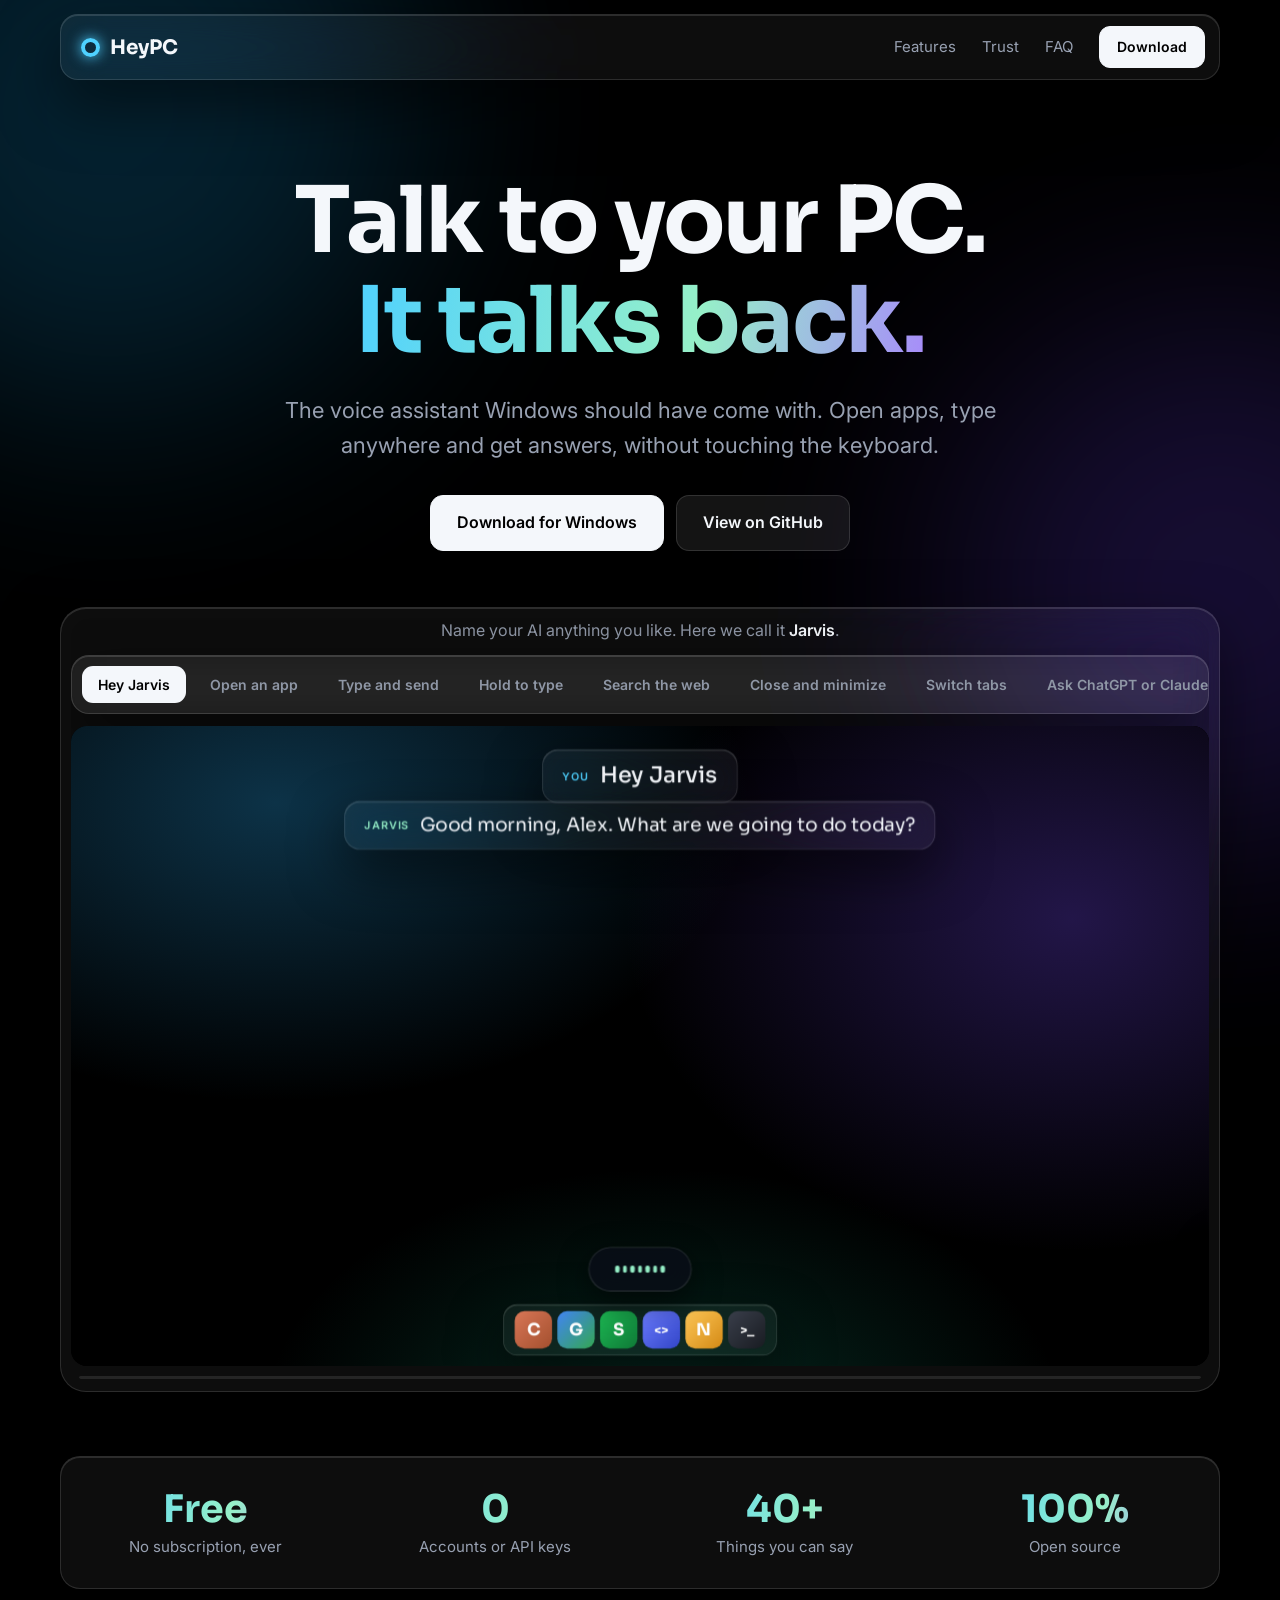
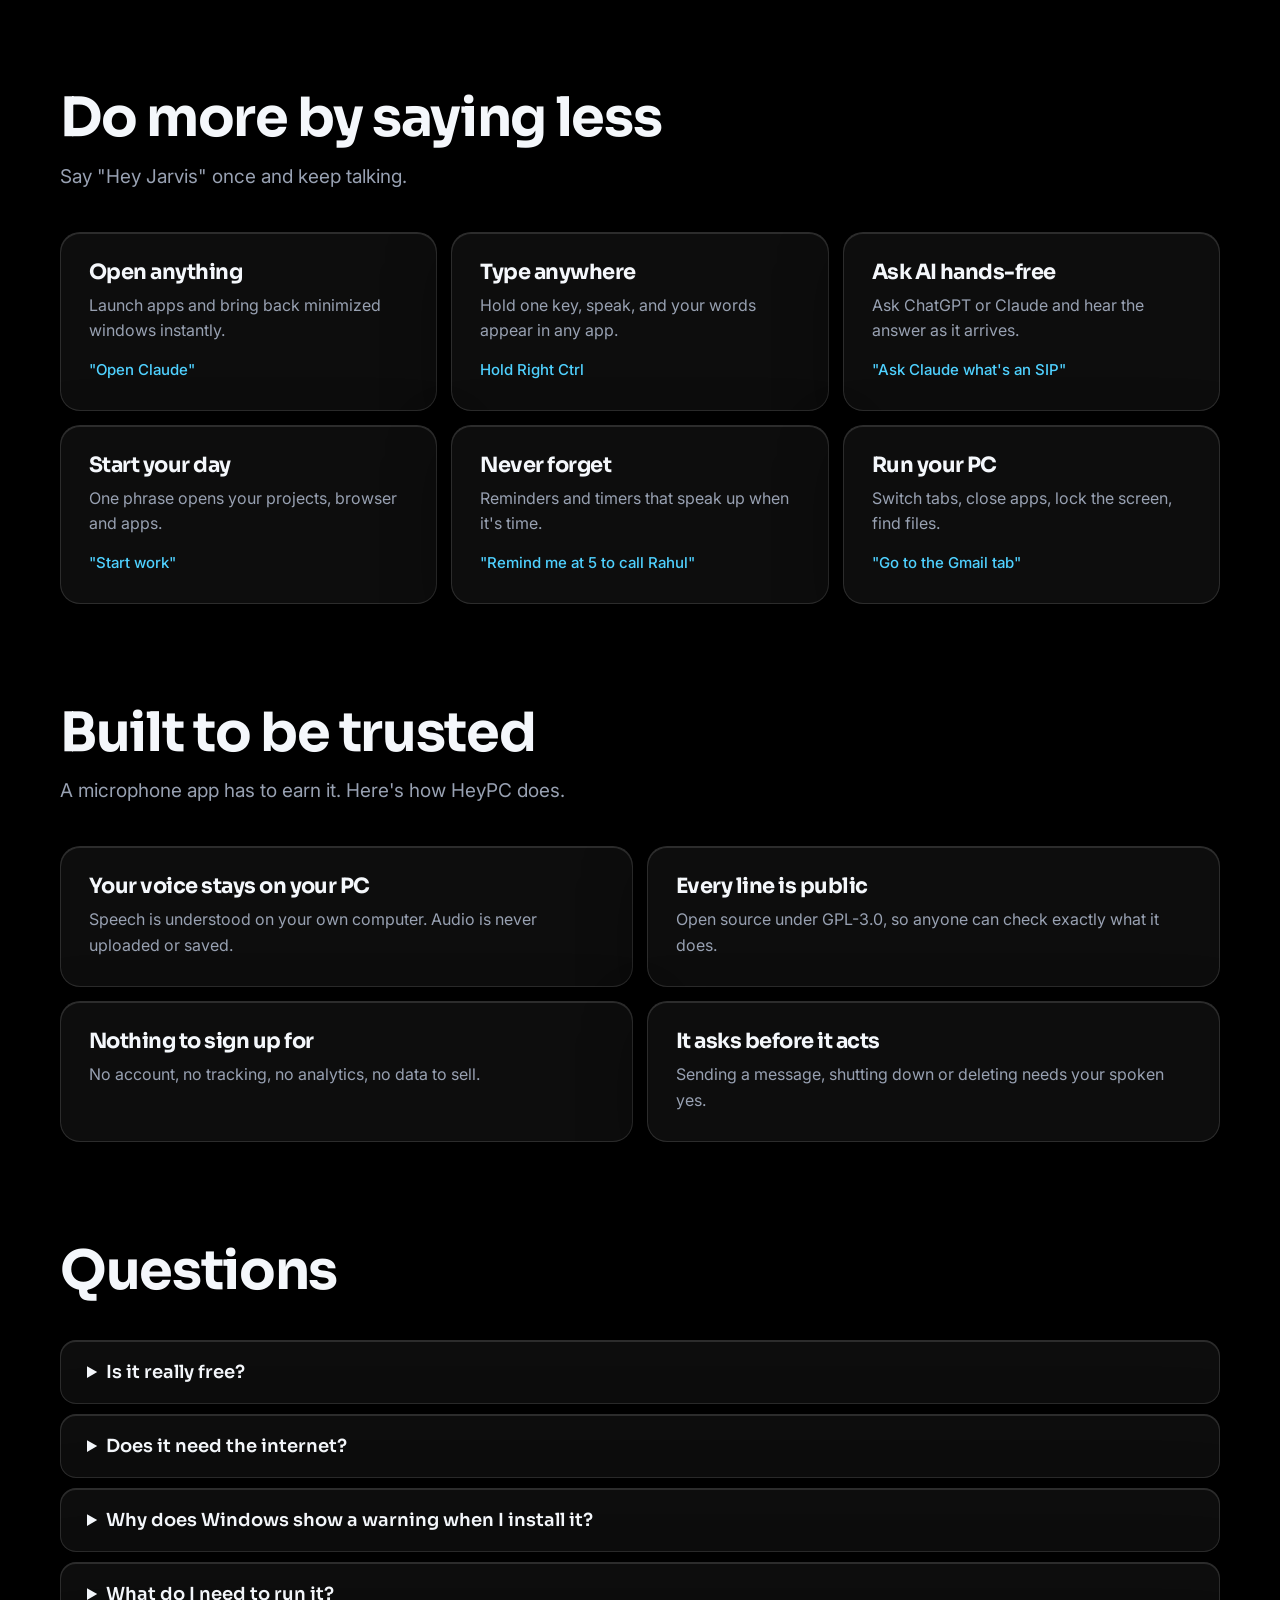
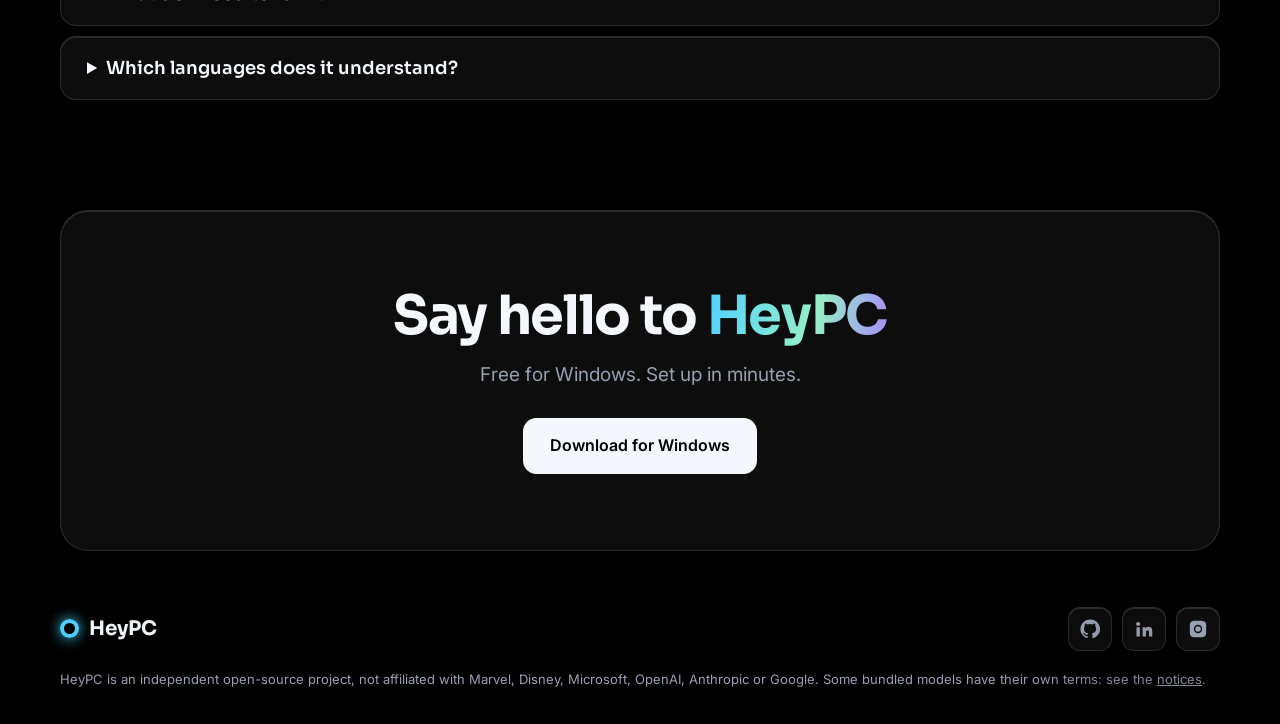
<file: index.html>
<!doctype html>
<html lang="en">
<head>
<meta charset="utf-8">
<meta name="viewport" content="width=device-width, initial-scale=1">
<title>HeyPC: the free voice assistant for Windows</title>
<meta name="description" content="Control your Windows PC with your voice. Open apps, type anywhere and ask ChatGPT or Claude hands-free. Free and open source.">
<meta property="og:title" content="HeyPC: talk to your PC. It talks back.">
<meta property="og:description" content="The free, open-source voice assistant for Windows.">
<meta property="og:type" content="website">
<link rel="preconnect" href="https://fonts.googleapis.com">
<link rel="preconnect" href="https://fonts.gstatic.com" crossorigin>
<link href="https://fonts.googleapis.com/css2?family=Sora:wght@400;600;700&family=Inter:wght@400;500;600&display=swap" rel="stylesheet">
<link rel="stylesheet" href="site.css">
</head>
<body>
<div class="orb a"></div><div class="orb b"></div>
<div class="wrap">
  <nav class="top glass">
    <a class="brand" href="index.html"><span class="ring"></span>HeyPC</a>
    <div class="menu">
      <a class="opt" href="#features">Features</a>
      <a class="opt" href="#trust">Trust</a>
      <a class="opt" href="#faq">FAQ</a>
      <a class="btn solid small" href="download.html">Download</a>
    </div>
  </nav>

  <header class="hero">
    <h1>Talk to your PC.<br><span>It talks back.</span></h1>
    <p>The voice assistant Windows should have come with. Open apps, type anywhere and get answers, without touching the keyboard.</p>
    <div class="cta-row">
      <a class="btn solid" href="download.html">Download for Windows</a>
      <a class="btn" href="https://github.com/gokuldas439/HeyPC" target="_blank" rel="noopener">View on GitHub</a>
    </div>
  </header>

  <div class="show glass"><iframe id="demo" src="demo.html?embed" title="Animated demo of HeyPC" loading="lazy"></iframe></div>

  <div class="band glass">
    <div><b class="grad">Free</b><span>No subscription, ever</span></div>
    <div><b class="grad">0</b><span>Accounts or API keys</span></div>
    <div><b class="grad">40+</b><span>Things you can say</span></div>
    <div><b class="grad">100%</b><span>Open source</span></div>
  </div>

  <section id="features">
    <div class="head"><h2>Do more by saying less</h2><p>Say "Hey Jarvis" once and keep talking.</p></div>
    <div class="cards">
      <article class="card glass"><h3>Open anything</h3><p>Launch apps and bring back minimized windows instantly.</p><em>"Open Claude"</em></article>
      <article class="card glass"><h3>Type anywhere</h3><p>Hold one key, speak, and your words appear in any app.</p><em>Hold Right Ctrl</em></article>
      <article class="card glass"><h3>Ask AI hands-free</h3><p>Ask ChatGPT or Claude and hear the answer as it arrives.</p><em>"Ask Claude what's an SIP"</em></article>
      <article class="card glass"><h3>Start your day</h3><p>One phrase opens your projects, browser and apps.</p><em>"Start work"</em></article>
      <article class="card glass"><h3>Never forget</h3><p>Reminders and timers that speak up when it's time.</p><em>"Remind me at 5 to call Rahul"</em></article>
      <article class="card glass"><h3>Run your PC</h3><p>Switch tabs, close apps, lock the screen, find files.</p><em>"Go to the Gmail tab"</em></article>
    </div>
  </section>

  <section id="trust">
    <div class="head"><h2>Built to be trusted</h2><p>A microphone app has to earn it. Here's how HeyPC does.</p></div>
    <div class="trust">
      <article class="card glass"><h3>Your voice stays on your PC</h3><p>Speech is understood on your own computer. Audio is never uploaded or saved.</p></article>
      <article class="card glass"><h3>Every line is public</h3><p>Open source under GPL-3.0, so anyone can check exactly what it does.</p></article>
      <article class="card glass"><h3>Nothing to sign up for</h3><p>No account, no tracking, no analytics, no data to sell.</p></article>
      <article class="card glass"><h3>It asks before it acts</h3><p>Sending a message, shutting down or deleting needs your spoken yes.</p></article>
    </div>
  </section>

  <section id="faq" class="faq">
    <div class="head"><h2>Questions</h2></div>
    <details class="glass"><summary>Is it really free?</summary><p>Yes. There's no paid plan, no trial and no API key to buy.</p></details>
    <details class="glass"><summary>Does it need the internet?</summary><p>Understanding your voice works offline. The natural voices are online and send only the sentence HeyPC is about to say to Microsoft's read-aloud service. You can pick an offline voice in Settings. Web search and ChatGPT or Claude need the internet too.</p></details>
    <details class="glass"><summary>Why does Windows show a warning when I install it?</summary><p>The installer isn't code-signed, because signing certificates cost money. Choose More info, then Run anyway. The full source code is on GitHub if you'd like to check it first.</p></details>
    <details class="glass"><summary>What do I need to run it?</summary><p>Windows 11 and a microphone. The installer is 108 MB. The first time you open HeyPC, it downloads its speech model to your PC once, up to 745 MB, so you'll need internet for that step. 8 GB of RAM is recommended.</p></details>
    <details class="glass"><summary>Which languages does it understand?</summary><p>English for now.</p></details>
  </section>

  <div class="final glass">
    <h2>Say hello to <span class="grad">HeyPC</span></h2>
    <p>Free for Windows. Set up in minutes.</p>
    <a class="btn solid" href="download.html">Download for Windows</a>
  </div>

  <footer>
    <a class="brand" href="index.html"><span class="ring"></span>HeyPC</a>
    <div class="social"></div>
  </footer>
  <p class="legal">HeyPC is an independent open-source project, not affiliated with Marvel, Disney, Microsoft, OpenAI, Anthropic or Google. Some bundled models have their own terms: see the <a href="https://github.com/gokuldas439/HeyPC/blob/main/THIRD_PARTY_NOTICES.md">notices</a>.</p>
</div>
<script src="site.js"></script>
</body>
</html>
</file>
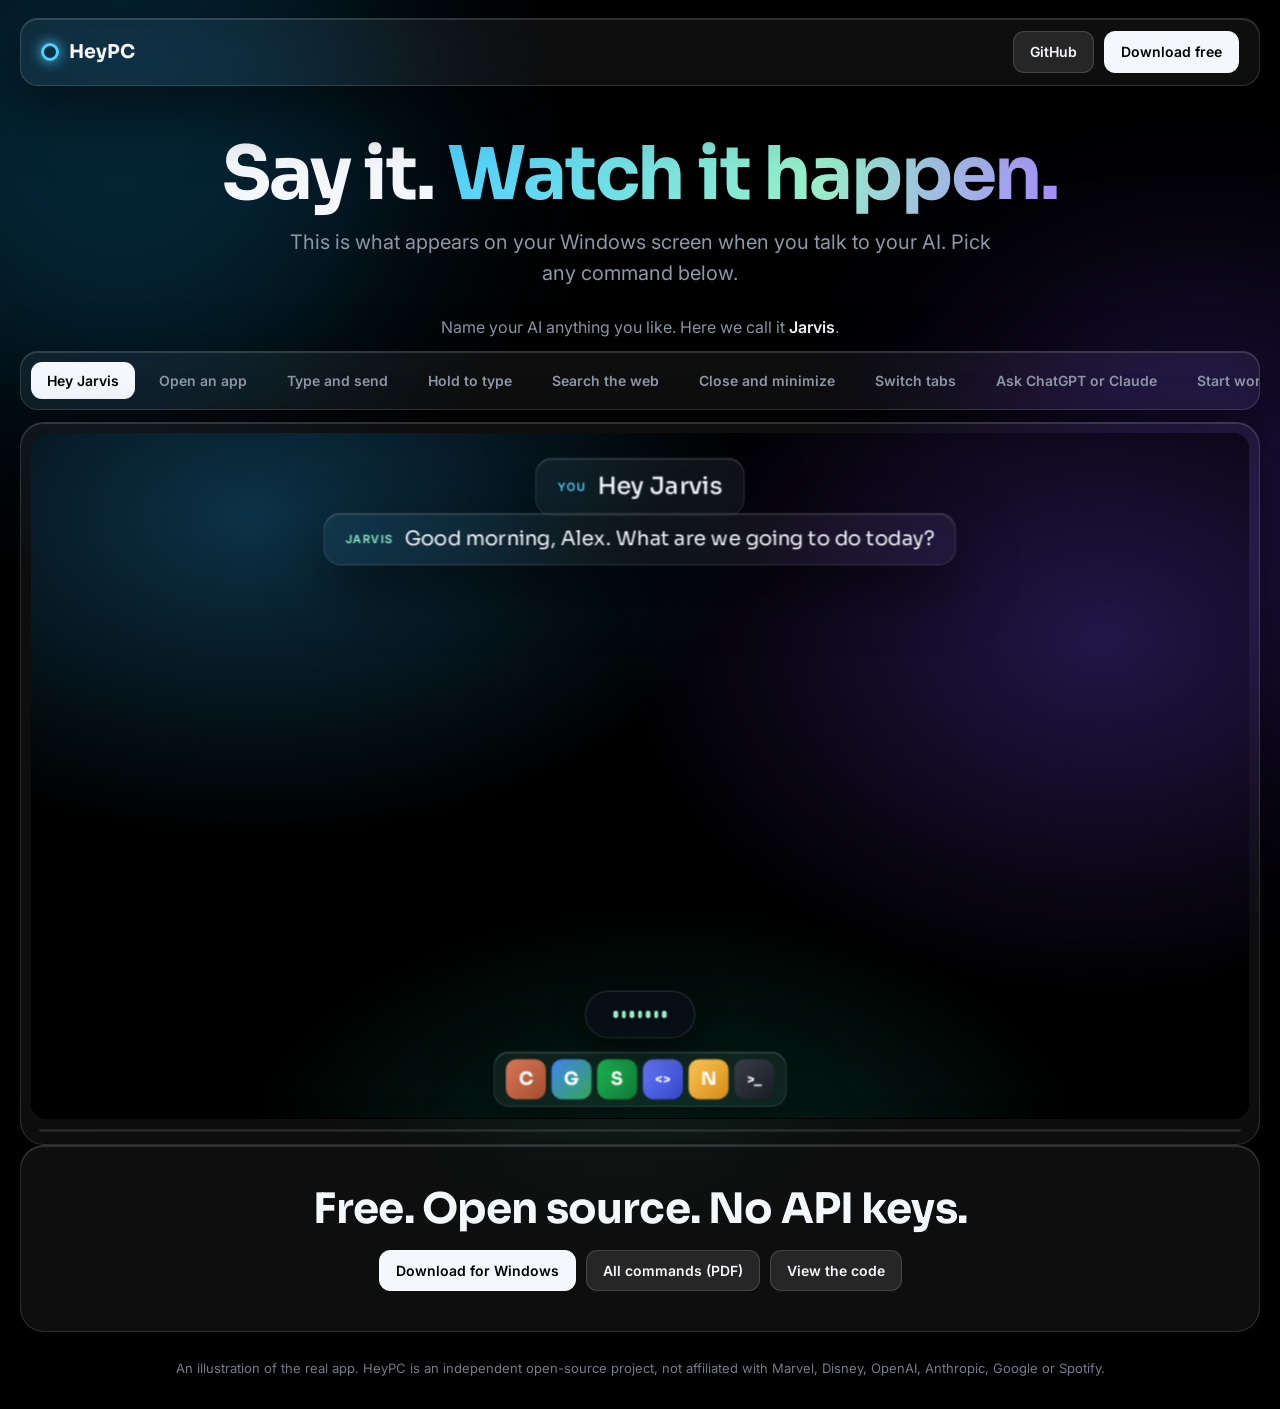
<file: demo.html>
<!doctype html>
<html lang="en">
<head>
<meta charset="utf-8">
<meta name="viewport" content="width=device-width, initial-scale=1">
<title>How HeyPC works: a voice assistant for Windows</title>
<meta name="description" content="See what happens on your screen when you talk to HeyPC, the free open-source voice assistant for Windows.">
<meta property="og:title" content="See HeyPC in action">
<meta property="og:description" content="Say it. Watch it happen. A free, open-source voice assistant for Windows.">
<meta property="og:type" content="website">
<link rel="preconnect" href="https://fonts.googleapis.com">
<link rel="preconnect" href="https://fonts.gstatic.com" crossorigin>
<link href="https://fonts.googleapis.com/css2?family=Sora:wght@300;400;600;700&family=Inter:wght@400;500;600&display=swap" rel="stylesheet">
<style>
:root{--cyan:#4fd1ff;--amber:#ffc857;--mint:#96f0c8;--violet:#a78bfa;--text:#f4f7fb;--muted:#8f97a6;--glass:rgba(255,255,255,.055);--glass-2:rgba(255,255,255,.1);--edge:rgba(255,255,255,.14)}
*{box-sizing:border-box}
html{background:#000}
body{margin:0;background:#000;color:var(--text);font:400 16px/1.55 Inter,system-ui,sans-serif;overflow-x:hidden}
a{color:inherit;text-decoration:none}
.orb{position:fixed;border-radius:50%;filter:blur(110px);opacity:.34;pointer-events:none;z-index:0;animation:drift 22s ease-in-out infinite alternate}
.orb.a{width:560px;height:560px;background:#0f6d9c;left:-160px;top:-140px}
.orb.b{width:520px;height:520px;background:#4b2ea8;right:-180px;top:30vh;animation-delay:-8s}
.orb.c{width:420px;height:420px;background:#0d7a5f;left:32vw;bottom:-200px;animation-delay:-14s}
@keyframes drift{to{transform:translate(70px,50px) scale(1.14)}}
.page{position:relative;z-index:1;width:min(1240px,100% - 32px);margin-inline:auto}
.glass{background:var(--glass);border:1px solid var(--edge);backdrop-filter:blur(22px) saturate(1.4);-webkit-backdrop-filter:blur(22px) saturate(1.4);box-shadow:inset 0 1px 0 rgba(255,255,255,.14),0 24px 60px rgba(0,0,0,.55)}
nav{display:flex;justify-content:space-between;align-items:center;margin-top:18px;padding:12px 20px;border-radius:18px}
.brand{display:flex;gap:10px;align-items:center;font:700 19px Sora,sans-serif}
.dot{width:18px;height:18px;border-radius:50%;border:3.5px solid var(--cyan);box-shadow:0 0 14px var(--cyan)}
nav div.r{display:flex;gap:10px;align-items:center}
.btn{display:inline-block;padding:9px 16px;border-radius:11px;font-weight:600;font-size:14px;border:1px solid var(--edge);background:var(--glass-2)}
.btn:hover{border-color:var(--cyan)}
.btn.solid{background:var(--text);color:#000;border-color:var(--text)}
.btn.solid:hover{background:var(--cyan);border-color:var(--cyan)}
header.top{text-align:center;padding:50px 0 26px}
h1{font:700 clamp(38px,6.4vw,74px)/1.04 Sora,sans-serif;letter-spacing:-.03em;margin:0}
h1 span{background:linear-gradient(100deg,var(--cyan),var(--mint) 60%,var(--violet));-webkit-background-clip:text;background-clip:text;color:transparent}
header.top p{color:var(--muted);font-size:clamp(16px,2vw,20px);margin:14px auto 0;max-width:36em}

.nameit{text-align:center;color:var(--muted);font-size:16px;margin:0 0 12px}
.nameit b{color:var(--text);font-weight:600}
.rail{display:flex;gap:8px;overflow-x:auto;padding:10px;border-radius:18px;margin-bottom:12px;scrollbar-width:none}
.rail::-webkit-scrollbar{display:none}
.chip{flex:none;font:600 14px Inter,sans-serif;color:var(--muted);padding:9px 15px;border-radius:11px;border:1px solid transparent;background:none;cursor:pointer;white-space:nowrap}
.chip:hover{color:var(--text)}
.chip.on{color:#000;background:var(--text)}

.frame{border-radius:24px;padding:10px;position:relative}
.viewport{position:relative;width:100%;aspect-ratio:16/9;overflow:hidden;border-radius:16px;background:#000}
#stage{position:absolute;left:0;top:0;width:1280px;height:720px;transform-origin:0 0;overflow:hidden;background:radial-gradient(760px 480px at 18% 12%,rgba(30,120,170,.42),transparent 70%),radial-gradient(700px 520px at 88% 30%,rgba(95,60,200,.36),transparent 72%),radial-gradient(640px 400px at 52% 108%,rgba(20,140,110,.3),transparent 70%),#000}
.caps{display:none;padding:10px 8px 2px;min-height:78px}
.caps p{margin:0 0 4px;font:500 17px/1.3 Sora,sans-serif;opacity:0;transition:opacity .2s}
.caps p.on{opacity:1}
.caps small{display:inline-block;width:56px;font:600 11px Inter,sans-serif;letter-spacing:.08em;text-transform:uppercase}
.caps .y small{color:var(--cyan)}.caps .j small{color:var(--mint)}
.progress{height:3px;border-radius:3px;background:rgba(255,255,255,.1);margin:10px 8px 2px;overflow:hidden}
.progress i{display:block;height:100%;width:0;background:linear-gradient(90deg,var(--cyan),var(--mint))}

.taskbar{position:absolute;left:50%;bottom:12px;transform:translateX(-50%);display:flex;gap:6px;padding:7px 12px;border-radius:16px;z-index:40;height:58px;align-items:center}
.ico{position:relative;width:42px;height:42px;border-radius:11px;display:grid;place-items:center;font:700 19px Sora,sans-serif;color:#fff;transition:transform .25s,box-shadow .25s}
.ico::after{content:"";position:absolute;bottom:-5px;left:50%;width:0;height:3px;border-radius:3px;background:#fff;transform:translateX(-50%);transition:width .25s,background .25s}
.ico.run::after{width:7px;background:rgba(255,255,255,.55)}
.ico.act::after{width:18px;background:var(--cyan)}
.ico.bump{animation:bump .55s}
@keyframes bump{40%{transform:translateY(-11px) scale(1.12)}}

#pill{position:absolute;left:50%;bottom:84px;width:116px;height:50px;margin-left:-58px;border-radius:99px;z-index:60;background:rgba(9,14,24,.82);border:1px solid rgba(255,255,255,.16);backdrop-filter:blur(14px);box-shadow:0 10px 34px rgba(0,0,0,.6);display:grid;place-items:center;transition:opacity .25s,transform .25s;opacity:0;transform:translateY(10px) scale(.92)}
#pill.show{opacity:1;transform:none}
#pill>div{grid-area:1/1;display:flex;gap:6px;align-items:center;opacity:0;transition:opacity .15s}
#pill.quiet .bars,#pill.voice .bars,#pill.working .arc,#pill.speaking .wave{opacity:1}
.bars i{display:block;width:6px;height:6px;border-radius:6px;background:var(--cyan);transition:height .12s}
#pill.quiet .bars i{animation:breathe 1.5s ease-in-out infinite}
#pill.voice .bars i{animation:talk .42s ease-in-out infinite alternate}
.bars i:nth-child(2){animation-delay:.09s!important}.bars i:nth-child(3){animation-delay:.2s!important}.bars i:nth-child(4){animation-delay:.05s!important}.bars i:nth-child(5){animation-delay:.15s!important}
@keyframes breathe{50%{transform:scale(1.35);opacity:.7}}
@keyframes talk{from{height:8px}to{height:32px}}
.arc i{display:block;width:26px;height:26px;border-radius:50%;border:4px solid rgba(255,200,87,.2);border-top-color:var(--amber);border-right-color:var(--amber);animation:spin .75s linear infinite}
@keyframes spin{to{transform:rotate(360deg)}}
.wave{gap:4px!important}.wave i{display:block;width:4.5px;border-radius:5px;background:var(--mint);height:8px;animation:flow .7s ease-in-out infinite alternate}
.wave i:nth-child(1),.wave i:nth-child(7){animation-delay:.42s;--h:12px}.wave i:nth-child(2),.wave i:nth-child(6){animation-delay:.28s;--h:20px}.wave i:nth-child(3),.wave i:nth-child(5){animation-delay:.14s;--h:28px}.wave i:nth-child(4){--h:36px}
@keyframes flow{to{height:var(--h,20px)}}

.say{position:absolute;left:50%;z-index:70;display:flex;gap:12px;align-items:center;padding:13px 22px;border-radius:18px;max-width:880px;font:500 25px/1.3 Sora,sans-serif;opacity:0;transform:translate(-50%,-12px) scale(.97);transition:opacity .25s,transform .25s;white-space:nowrap}
.say.on{opacity:1;transform:translate(-50%,0)}
.say small{font:600 12px Inter,sans-serif;letter-spacing:.09em;text-transform:uppercase}
#you{top:26px}#you small{color:var(--cyan)}
#reply{top:84px;font-size:21px;font-weight:400}#reply small{color:var(--mint)}
.w{opacity:.2;transition:opacity .14s}.w.lit{opacity:1}

#key{position:absolute;left:44px;bottom:90px;z-index:65;padding:12px 18px;border-radius:13px;font:600 18px Sora,sans-serif;opacity:0;transform:translateY(12px);transition:opacity .25s,transform .13s,box-shadow .13s}
#key.show{opacity:1;transform:none}
#key.down{transform:translateY(6px);box-shadow:0 0 34px rgba(79,209,255,.7),inset 0 0 0 1.5px var(--cyan)}

.win{position:absolute;border-radius:16px;overflow:hidden;background:rgba(18,20,27,.68);border:1px solid var(--edge);backdrop-filter:blur(26px) saturate(1.5);box-shadow:inset 0 1px 0 rgba(255,255,255,.14),0 30px 70px rgba(0,0,0,.65);transition:transform .42s cubic-bezier(.2,.9,.25,1.05),opacity .32s,box-shadow .3s;display:flex;flex-direction:column}
.win.off{opacity:0;transform:translate(var(--tx),var(--ty)) scale(.08)}
.win.gone{opacity:0;transform:scale(.9)}
.win.front{box-shadow:inset 0 1px 0 rgba(255,255,255,.16),0 34px 90px rgba(0,0,0,.75),0 0 0 1px rgba(79,209,255,.34)}
.bar{display:flex;align-items:center;gap:9px;height:38px;padding:0 13px;flex:none;font:600 13.5px Inter,sans-serif;border-bottom:1px solid rgba(255,255,255,.08)}
.bar b{width:17px;height:17px;border-radius:5px;display:grid;place-items:center;font:700 10.5px Sora,sans-serif}
.ctl{margin-left:auto;display:flex;gap:15px;color:var(--muted);font-size:13px}
.body{flex:1;min-height:0;display:flex;flex-direction:column}

.chat{flex:1;padding:18px 26px;display:flex;flex-direction:column;justify-content:flex-end;gap:12px;min-height:0;overflow:hidden}
.msg{max-width:80%;padding:11px 15px;border-radius:14px;font-size:15.5px;animation:pop .3s}
.msg.u{align-self:flex-end;background:rgba(79,209,255,.18);border:1px solid rgba(79,209,255,.3)}
.msg.a{align-self:flex-start;background:rgba(255,255,255,.07);border:1px solid rgba(255,255,255,.09)}
@keyframes pop{from{opacity:0;transform:translateY(9px)}}
.box{margin:0 20px 18px;padding:13px 16px;border-radius:14px;background:rgba(255,255,255,.07);border:1px solid var(--edge);font-size:15.5px;min-height:49px;display:flex;align-items:center;flex:none}
.caret{display:inline-block;width:2px;height:19px;background:var(--cyan);margin-left:2px;animation:blink 1s steps(2) infinite}
@keyframes blink{50%{opacity:0}}
.ph{color:var(--muted)}
.tabs{display:flex;gap:4px;padding:7px 9px 0;flex:none}
.tab{padding:7px 15px;border-radius:9px 9px 0 0;font-size:13px;color:var(--muted);transition:background .25s,color .25s,opacity .3s,transform .3s}
.tab.on{background:rgba(255,255,255,.11);color:var(--text)}
.tab.flash{box-shadow:inset 0 0 0 1.5px var(--cyan);color:var(--text)}
.tab.bye{opacity:0;transform:scale(.8)}
.url{margin:8px 12px;padding:8px 14px;border-radius:9px;background:rgba(255,255,255,.07);font-size:14px;min-height:36px;flex:none}
.page-v{flex:1;padding:12px 24px;overflow:hidden}
.res{padding:9px 0;border-bottom:1px solid rgba(255,255,255,.07);animation:pop .35s both}
.res b{display:block;color:#8fd8ff;font-weight:500;font-size:16.5px}.res span{color:var(--muted);font-size:13.5px}
.code{flex:1;padding:16px 20px;font:13.5px/2 ui-monospace,Consolas,monospace;color:#b8c1d1}
.code i{font-style:normal;color:var(--violet)}.code u{text-decoration:none;color:var(--mint)}
.music{flex:1;display:grid;place-items:center;text-align:center;color:var(--muted);font-size:14px}
.music b{display:block;width:96px;height:96px;margin:0 auto 12px;border-radius:14px;background:linear-gradient(135deg,#1db954,#0a4a26)}

.toast{position:absolute;right:18px;bottom:88px;width:310px;padding:14px 17px;border-radius:15px;z-index:66;transform:translateX(350px);transition:transform .45s cubic-bezier(.2,.9,.25,1.1)}
.toast.on{transform:none}
.toast b{display:block;font-size:13px;color:var(--amber);margin-bottom:3px}
.clock{position:absolute;top:150px;left:50%;transform:translateX(-50%);font:300 66px Sora,sans-serif;opacity:0;transition:opacity .3s;z-index:30;text-shadow:0 0 34px rgba(79,209,255,.5)}
.clock.on{opacity:1}

.cta{text-align:center;padding:40px 22px;border-radius:24px;margin-bottom:26px}
.cta h2{font:700 clamp(26px,4vw,42px)/1.1 Sora,sans-serif;margin:0 0 18px;letter-spacing:-.02em}
.cta div{display:flex;gap:10px;justify-content:center;flex-wrap:wrap}
footer{color:var(--muted);font-size:13px;text-align:center;padding:0 0 30px}
@media(max-width:760px){.caps{display:block}#you,#reply{display:none}header.top{padding:34px 0 18px}nav .hide{display:none}}
@media(prefers-reduced-motion:reduce){.orb,.bars i,.wave i,.arc i{animation:none!important}.win,.say,#pill,.toast{transition:none}}
body.embed .orb,body.embed nav,body.embed header.top,body.embed .cta,body.embed footer{display:none}
body.embed .page{width:100%}
body.embed .frame{background:none;border:0;box-shadow:none;backdrop-filter:none;-webkit-backdrop-filter:none;padding:0}
body.embed .rail{margin-top:0}
body.embed,html:has(body.embed){background:transparent}
</style>
</head>
<body>
<div class="orb a"></div><div class="orb b"></div><div class="orb c"></div>
<div class="page">
  <nav class="glass">
    <a class="brand" href="#"><span class="dot"></span>HeyPC</a>
    <div class="r">
      <a class="btn hide" href="https://github.com/gokuldas439/HeyPC">GitHub</a>
      <a class="btn solid" href="https://github.com/gokuldas439/HeyPC/releases/latest/download/HeyPC-Setup.exe">Download free</a>
    </div>
  </nav>
  <header class="top">
    <h1>Say it. <span>Watch it happen.</span></h1>
    <p>This is what appears on your Windows screen when you talk to your AI. Pick any command below.</p>
  </header>

  <p class="nameit">Name your AI anything you like. Here we call it <b>Jarvis</b>.</p>
  <div class="rail glass" id="rail" role="tablist" aria-label="Choose a command to watch"></div>
  <div class="frame glass">
    <div class="viewport" id="viewport">
      <div id="stage" aria-hidden="true">
        <div class="clock" id="clock"></div>
        <div id="wins"></div>
        <div class="say glass" id="you"><small>You</small><span id="youT"></span></div>
        <div class="say glass" id="reply"><small>Jarvis</small><span id="replyT"></span></div>
        <div class="glass" id="key">Right Ctrl</div>
        <div class="toast glass" id="toast"><b>Reminder</b><span id="toastT"></span></div>
        <div id="pill"><div class="bars"><i></i><i></i><i></i><i></i><i></i></div><div class="arc"><i></i></div><div class="wave"><i></i><i></i><i></i><i></i><i></i><i></i><i></i></div></div>
        <div class="taskbar glass" id="taskbar"></div>
      </div>
    </div>
    <div class="caps" aria-live="polite"><p class="y" id="capY"><small>You</small><span></span></p><p class="j" id="capJ"><small>Jarvis</small><span></span></p></div>
    <div class="progress"><i id="prog"></i></div>
  </div>

  <section class="cta glass">
    <h2>Free. Open source. No API keys.</h2>
    <div>
      <a class="btn solid" href="https://github.com/gokuldas439/HeyPC/releases/latest/download/HeyPC-Setup.exe">Download for Windows</a>
      <a class="btn" href="https://github.com/gokuldas439/HeyPC/blob/main/docs/HeyPC-Commands.pdf">All commands (PDF)</a>
      <a class="btn" href="https://github.com/gokuldas439/HeyPC">View the code</a>
    </div>
  </section>
  <footer>An illustration of the real app. HeyPC is an independent open-source project, not affiliated with Marvel, Disney, OpenAI, Anthropic, Google or Spotify.</footer>
</div>

<script>
if (location.search.includes('embed')) {
  document.body.classList.add('embed');
  const tell = () => parent.postMessage({ demoHeight: document.documentElement.scrollHeight }, '*');
  new ResizeObserver(tell).observe(document.body); addEventListener('load', tell);
}
const $ = s => document.querySelector(s);
const STOP = Symbol('stop');
let token = 0;
const sleep = ms => { const t = token; return new Promise((ok, no) => setTimeout(() => t === token ? ok() : no(STOP), ms)); };
const APPS = {
  claude:  {l:'C', c:'linear-gradient(135deg,#d97757,#a4502f)', n:'Claude'},
  chrome:  {l:'G', c:'linear-gradient(135deg,#4285f4,#34a853)', n:'Chrome'},
  spotify: {l:'S', c:'linear-gradient(135deg,#1db954,#0f7a37)', n:'Spotify'},
  code:    {l:'<>', c:'linear-gradient(135deg,#6b7cff,#3346c8)', n:'Code editor'},
  notes:   {l:'N', c:'linear-gradient(135deg,#ffc857,#d48a16)', n:'Notes'},
  term:    {l:'>_', c:'linear-gradient(135deg,#3a3f4b,#191c22)', n:'Terminal'},
};
const open = {};
const bar = $('#taskbar');
Object.entries(APPS).forEach(([id, a]) => { const d = document.createElement('div'); d.className = 'ico'; d.id = 'i-' + id; d.textContent = a.l; d.style.background = a.c; d.style.fontSize = a.l.length > 1 ? '14px' : ''; bar.append(d); });

function setPill(state) { const p = $('#pill'); p.className = state ? 'show ' + state : ''; }
function hideSay() { $('#you').classList.remove('on'); $('#reply').classList.remove('on'); }
async function you(text) {
  $('#reply').classList.remove('on');
  const span = $('#youT'); span.innerHTML = text.split(' ').map(w => `<span class="w">${w}</span>`).join(' ');
  $('#you').classList.add('on'); setPill('voice');
  await sleep(180);
  for (const w of span.children) { w.classList.add('lit'); await sleep(Math.max(150, w.textContent.length * 48)); }
  await sleep(260);
}
async function think(ms = 520) { setPill('working'); await sleep(ms); }
async function jarvis(text, hold) {
  $('#replyT').textContent = text; $('#reply').classList.add('on'); setPill('speaking');
  await sleep(hold || Math.max(1100, text.length * 58));
  setPill('quiet');
}
function iconPoint(id) { const i = $('#i-' + id); return { x: i.offsetLeft + bar.offsetLeft - bar.offsetWidth / 2 + 21, y: 720 - 40 }; }
function focusWin(id) { Object.keys(open).forEach(k => { open[k].el.classList.toggle('front', k === id); $('#i-' + k).classList.toggle('act', k === id); open[k].el.style.zIndex = k === id ? 20 : 10; }); }
function makeWin(id, x, y, w, h, body, instant, title) {
  const a = APPS[id], el = document.createElement('div');
  el.className = 'win'; el.style.cssText = `left:${x}px;top:${y}px;width:${w}px;height:${h}px;z-index:20`;
  const p = iconPoint(id); el.style.setProperty('--tx', (p.x - x - w / 2) + 'px'); el.style.setProperty('--ty', (p.y - y - h / 2) + 'px');
  el.innerHTML = `<div class="bar"><b style="background:${a.c}">${a.l.length > 1 ? '' : a.l}</b>${title || a.n}<span class="ctl"><span>&#8211;</span><span>&#9633;</span><span>&#10005;</span></span></div><div class="body">${body}</div>`;
  if (!instant) el.classList.add('off');
  $('#wins').append(el); open[id] = { el, id };
  $('#i-' + id).classList.add('run');
  return el;
}
async function openWin(id, x, y, w, h, body, title) {
  const ic = $('#i-' + id); ic.classList.remove('bump'); void ic.offsetWidth; ic.classList.add('bump');
  await sleep(240);
  const el = makeWin(id, x, y, w, h, body, false, title);
  void el.offsetWidth; el.classList.remove('off'); focusWin(id);
  await sleep(480); return el;
}
function instant(id, x, y, w, h, body, title) { const el = makeWin(id, x, y, w, h, body, true, title); focusWin(id); return el; }
async function closeWin(id) { const o = open[id]; if (!o) return; o.el.classList.add('gone'); $('#i-' + id).classList.remove('run', 'act'); await sleep(340); o.el.remove(); delete open[id]; }
async function minWin(id) { const o = open[id]; o.el.classList.add('off'); $('#i-' + id).classList.remove('act'); await sleep(450); }
async function typeInto(el, text, speed = 30) {
  el.innerHTML = '<span></span><i class="caret"></i>'; const s = el.firstChild;
  for (const ch of text) { s.textContent += ch; await sleep(speed); }
}
const chatHTML = `<div class="chat"></div><div class="box"><span class="ph">Reply to Claude...</span></div>`;
const browserHTML = (tabs, on) => `<div class="tabs">${tabs.map((t, i) => `<div class="tab${i === on ? ' on' : ''}" data-t="${t}">${t}</div>`).join('')}</div><div class="url">google.com</div><div class="page-v"></div>`;
const codeHTML = name => `<div class="code"><i>import</i> { login } <i>from</i> <u>'./${name}/auth'</u><br><br><i>export async function</i> start() {<br>&nbsp;&nbsp;<i>await</i> login()<br>}</div>`;
function addMsg(win, cls, text) { const m = document.createElement('div'); m.className = 'msg ' + cls; m.textContent = text; win.querySelector('.chat').append(m); return m; }

const scenes = [
  {id:'wake', label:'Hey Jarvis', run: async () => {
    await sleep(500);
    await you('Hey Jarvis');
    await sleep(160); await jarvis('Good morning, Alex. What are we going to do today?');
    await sleep(1400);
  }},
  {id:'open', label:'Open an app', run: async () => {
    setPill('quiet'); await sleep(450);
    await you('Open Claude'); await think();
    $('#replyT').textContent = 'Opening Claude.'; $('#reply').classList.add('on'); setPill('speaking');
    const w = await openWin('claude', 250, 142, 780, 436, chatHTML);
    addMsg(w, 'a', 'Hi! How can I help you today?');
    await sleep(1000); setPill('quiet'); await sleep(900);
  }},
  {id:'type', label:'Type and send', run: async () => {
    const w = instant('claude', 250, 142, 780, 436, chatHTML); addMsg(w, 'a', 'Hi! How can I help you today?');
    setPill('quiet'); await sleep(500);
    await you('Type'); await jarvis('Go ahead.', 650);
    await you('Fix the login page and add tests');
    setPill('working'); hideSay();
    const box = w.querySelector('.box'); await typeInto(box, 'Fix the login page and add tests.');
    setPill('quiet'); await sleep(750);
    await you('Send it'); await think(300);
    const text = box.querySelector('span').textContent; box.innerHTML = '<span class="ph">Reply to Claude...</span>';
    addMsg(w, 'u', text); $('#replyT').textContent = 'Sent.'; $('#reply').classList.add('on'); setPill('speaking');
    await sleep(900); setPill('quiet');
    addMsg(w, 'a', "On it. I'll start with the login form validation."); await sleep(1500);
  }},
  {id:'hold', label:'Hold to type', run: async () => {
    const w = instant('notes', 300, 142, 680, 420, `<div class="box" style="margin:18px;align-items:flex-start;flex:1"><span class="ph">Meeting notes</span></div>`);
    await sleep(500); $('#key').classList.add('show'); await sleep(420); $('#key').classList.add('down');
    await you('Remind the team the launch moves to Friday'); await sleep(200);
    $('#key').classList.remove('down'); setPill('working'); hideSay();
    await typeInto(w.querySelector('.box'), 'Remind the team the launch moves to Friday.', 26);
    setPill(''); await sleep(1500);
  }},
  {id:'search', label:'Search the web', run: async () => {
    setPill('quiet'); await sleep(450);
    await you('Search for best laptops under 60000'); await think();
    $('#replyT').textContent = 'Searching now.'; $('#reply').classList.add('on'); setPill('speaking');
    const w = await openWin('chrome', 210, 142, 860, 436, browserHTML(['best laptops under 60000'], 0));
    await typeInto(w.querySelector('.url'), 'google.com/search?q=best+laptops+under+60000', 13);
    const page = w.querySelector('.page-v'); setPill('quiet');
    for (const [t, s] of [['Best laptops under 60,000 this year','reviews, prices and comparisons'],['Top picks for students and work','updated buying guide'],['Compare laptops by battery and weight','side-by-side specs']]) {
      page.insertAdjacentHTML('beforeend', `<div class="res"><b>${t}</b><span>${s}</span></div>`); await sleep(260);
    }
    await sleep(1700);
  }},
  {id:'close', label:'Close and minimize', run: async () => {
    instant('spotify', 150, 146, 450, 400, `<div class="music"><div><b></b>Now playing</div></div>`);
    const w = instant('claude', 620, 142, 540, 436, chatHTML); addMsg(w, 'a', 'Anything else?');
    setPill('quiet'); await sleep(550);
    await you('Minimize Claude'); await think(300); $('#replyT').textContent = 'Done.'; $('#reply').classList.add('on'); setPill('speaking');
    await minWin('claude'); focusWin('spotify'); await sleep(650); setPill('quiet'); await sleep(350);
    await you('Close Spotify'); await think(300); $('#replyT').textContent = 'Closing Spotify.'; $('#reply').classList.add('on'); setPill('speaking');
    await closeWin('spotify'); await sleep(900); setPill('quiet'); await sleep(350);
    await you('Open Claude'); await think(280);
    const o = open.claude; o.el.classList.remove('off'); focusWin('claude'); $('#replyT').textContent = 'Right away.'; $('#reply').classList.add('on'); setPill('speaking');
    await sleep(1400); setPill('quiet'); await sleep(500);
  }},
  {id:'tab', label:'Switch tabs', run: async () => {
    const w = instant('chrome', 210, 142, 860, 436, browserHTML(['Docs','Pull requests','Gmail','News'], 0));
    w.querySelector('.url').textContent = 'docs.example.com';
    w.querySelector('.page-v').innerHTML = `<div class="res"><b>Project documentation</b><span>Getting started</span></div>`;
    setPill('quiet'); await sleep(550);
    await you('Go to the Gmail tab'); await think(300);
    const tabs = [...w.querySelectorAll('.tab')], g = tabs[2];
    g.classList.add('flash'); await sleep(420);
    tabs.forEach(t => t.classList.remove('on')); g.classList.remove('flash'); g.classList.add('on');
    w.querySelector('.url').textContent = 'mail.google.com';
    w.querySelector('.page-v').innerHTML = `<div class="res"><b>Your invoice is ready</b><span>Billing</span></div><div class="res"><b>Team lunch on Friday?</b><span>Priya</span></div>`;
    setPill('quiet'); await sleep(900);
    await you('Close the News tab'); await think(280);
    tabs[3].classList.add('flash'); await sleep(300); tabs[3].classList.add('bye'); setPill('quiet'); await sleep(1400);
  }},
  {id:'ask', label:'Ask ChatGPT or Claude', run: async () => {
    const w = instant('claude', 250, 142, 780, 436, chatHTML); setPill('quiet'); await sleep(450);
    await you('Ask Claude what is an SIP'); await think(280);
    $('#replyT').textContent = 'Asking Claude.'; $('#reply').classList.add('on'); setPill('speaking');
    const box = w.querySelector('.box'); await typeInto(box, 'What is an SIP?', 28); await sleep(260);
    addMsg(w, 'u', 'What is an SIP?'); box.innerHTML = '<span class="ph">Reply to Claude...</span>'; setPill('working'); $('#reply').classList.remove('on'); await sleep(600);
    const m = addMsg(w, 'a', ''); const answer = 'An SIP lets you invest a fixed amount every month. It smooths out market ups and downs over time.';
    for (const ch of answer) { m.textContent += ch; await sleep(14); if (m.textContent === 'An SIP lets you invest a fixed amount every month.') { $('#replyT').textContent = 'An SIP lets you invest a fixed amount every month.'; $('#reply').classList.add('on'); setPill('speaking'); } }
    await sleep(1400); $('#replyT').textContent = 'It smooths out market ups and downs over time.'; await sleep(2000); setPill('quiet'); await sleep(400);
  }},
  {id:'work', label:'Start work', run: async () => {
    setPill('quiet'); await sleep(450);
    await you('Start work'); await think(300);
    $('#replyT').textContent = 'Getting your workspace ready.'; $('#reply').classList.add('on'); setPill('speaking');
    await openWin('code', 70, 176, 520, 390, codeHTML('frontend'), 'frontend');
    await sleep(260); const c = await openWin('term', 690, 176, 520, 190, `<div class="code">&gt; git status<br><u>On main. Nothing to commit.</u></div>`, 'Terminal');
    await sleep(260); await openWin('chrome', 690, 382, 520, 222, browserHTML(['Dashboard'], 0), 'Chrome: Work profile');
    await sleep(1500); setPill('quiet'); await sleep(700);
  }},
  {id:'remind', label:'Reminders', run: async () => {
    setPill('quiet'); await sleep(450);
    await you('Remind me in 20 minutes to call Rahul'); await think(280); await jarvis("I'll remind you at 9:50 AM.", 1500);
    setPill(''); hideSay();
    const clock = $('#clock'); clock.classList.add('on');
    for (let m = 30; m <= 50; m += 2) { clock.textContent = `9:${m} AM`; await sleep(120); }
    $('#toastT').textContent = 'Call Rahul'; $('#toast').classList.add('on');
    await jarvis('Reminder: Call Rahul.', 1900); setPill(''); await sleep(600);
  }},
  {id:'stop', label:'Jarvis stop', run: async () => {
    setPill('quiet'); await sleep(350);
    $('#replyT').textContent = 'Here is a long answer that goes on and on about many different things...'; $('#reply').classList.add('on'); setPill('speaking');
    await sleep(1500); await you('Jarvis stop'); $('#reply').classList.remove('on');
    setPill('working'); await sleep(160); await jarvis('Very well.', 700); hideSay(); setPill(''); await sleep(1500);
  }},
];

function mirror(source, target) {
  const update = () => { target.classList.toggle('on', source.classList.contains('on')); target.lastChild.textContent = source.lastChild.textContent; };
  new MutationObserver(update).observe(source, { attributes: true, childList: true, subtree: true, characterData: true });
}
mirror($('#you'), $('#capY')); mirror($('#reply'), $('#capJ'));
const rail = $('#rail');
scenes.forEach((s, i) => { const b = document.createElement('button'); b.className = 'chip'; b.textContent = s.label; b.onclick = () => play(i); rail.append(b); });

function reset() {
  $('#wins').innerHTML = ''; Object.keys(open).forEach(k => delete open[k]);
  document.querySelectorAll('.ico').forEach(i => i.classList.remove('run', 'act', 'bump'));
  setPill(''); hideSay(); $('#key').className = 'glass'; $('#toast').classList.remove('on'); $('#clock').classList.remove('on');
}
async function play(i) {
  const mine = ++token; reset();
  [...rail.children].forEach((c, n) => c.classList.toggle('on', n === i));
  rail.children[i].scrollIntoView({ block: 'nearest', inline: 'center', behavior: 'smooth' });
  history.replaceState(null, '', '#' + scenes[i].id);
  const prog = $('#prog'); prog.style.transition = 'none'; prog.style.width = ((i + .001) / scenes.length * 100) + '%';
  try {
    await scenes[i].run();
    prog.style.transition = 'width .5s'; prog.style.width = ((i + 1) / scenes.length * 100) + '%';
    await sleep(900);
  } catch (e) { if (e !== STOP) throw e; return; }
  if (mine === token) play((i + 1) % scenes.length);
}
const vp = $('#viewport'), stage = $('#stage');
new ResizeObserver(() => { stage.style.transform = `scale(${vp.clientWidth / 1280})`; }).observe(vp);
const start = scenes.findIndex(s => '#' + s.id === location.hash);
play(start < 0 ? 0 : start);
</script>
</body>
</html>
</file>
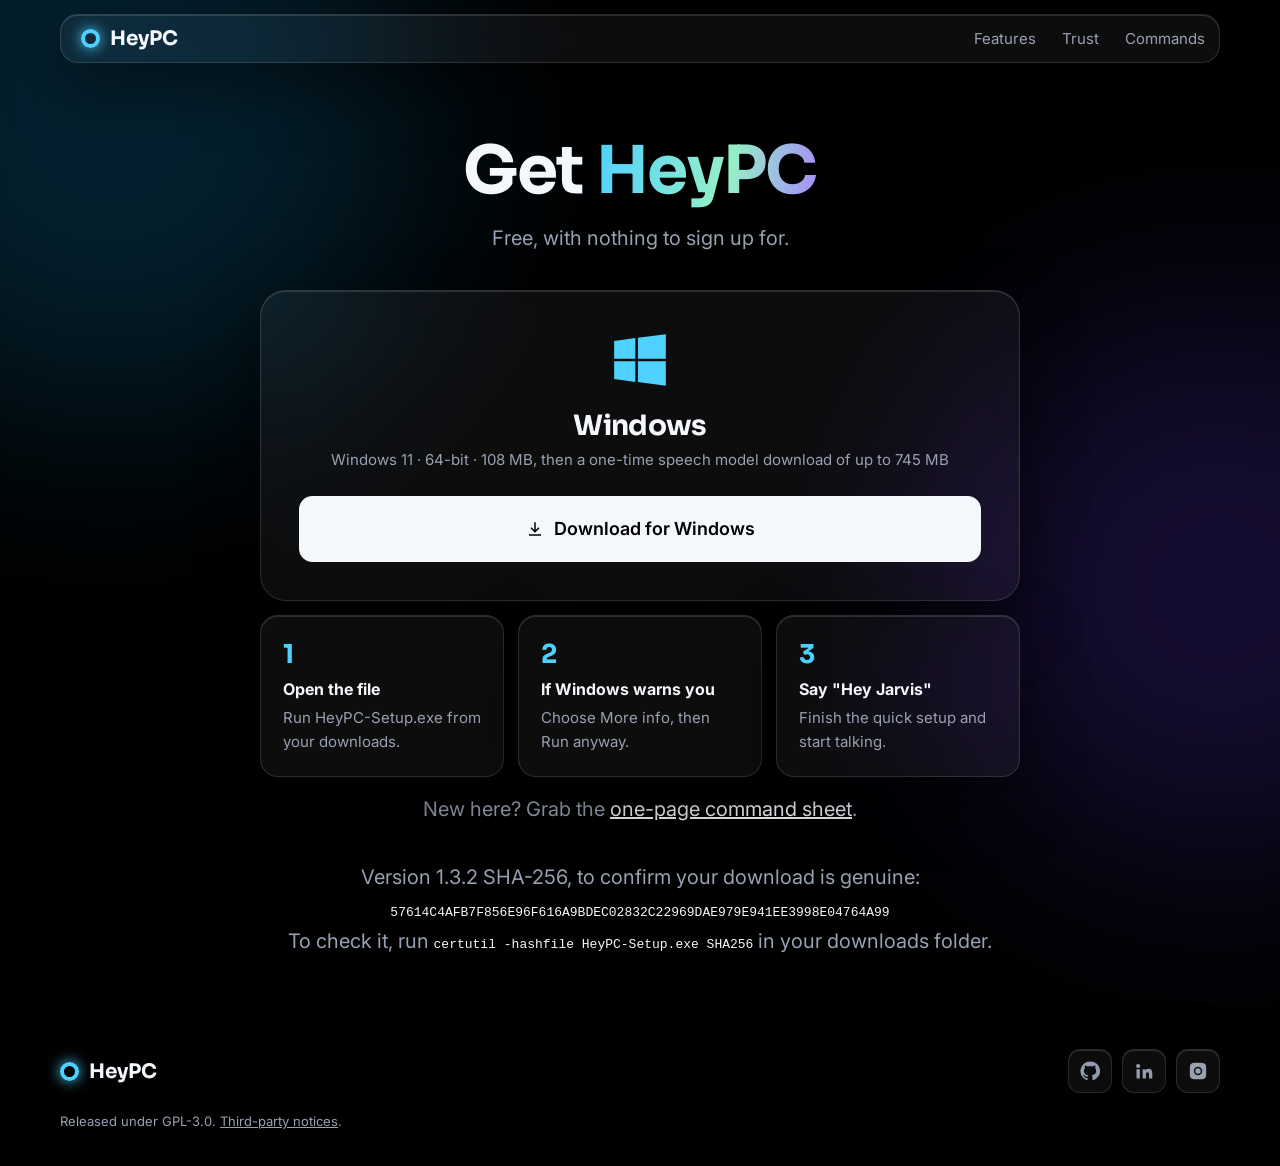
<file: download.html>
<!doctype html>
<html lang="en">
<head>
<meta charset="utf-8">
<meta name="viewport" content="width=device-width, initial-scale=1">
<title>Download HeyPC for Windows</title>
<meta name="description" content="Download HeyPC, the free open-source voice assistant for Windows.">
<link rel="preconnect" href="https://fonts.googleapis.com">
<link rel="preconnect" href="https://fonts.gstatic.com" crossorigin>
<link href="https://fonts.googleapis.com/css2?family=Sora:wght@400;600;700&family=Inter:wght@400;500;600&display=swap" rel="stylesheet">
<link rel="stylesheet" href="site.css">
</head>
<body>
<div class="orb a"></div><div class="orb b"></div>
<div class="wrap">
  <nav class="top glass">
    <a class="brand" href="index.html"><span class="ring"></span>HeyPC</a>
    <div class="menu">
      <a class="opt" href="index.html#features">Features</a>
      <a class="opt" href="index.html#trust">Trust</a>
      <a href="HeyPC-Commands.pdf">Commands</a>
    </div>
  </nav>

  <main class="get">
    <h1>Get <span class="grad">HeyPC</span></h1>
    <p>Free, with nothing to sign up for.</p>

    <div class="os glass">
      <svg class="win" viewBox="0 0 24 24" aria-hidden="true"><path d="M2 4.6 10.2 3.5v8H2V4.6Zm9.2-1.2L22 2v9.5H11.2V3.4ZM2 12.5h8.2v8L2 19.4v-6.9Zm9.2 0H22V22l-10.8-1.5v-8Z"/></svg>
      <h2>Windows</h2>
      <small>Windows 11 · 64-bit · 108 MB, then a one-time speech model download of up to 745 MB</small>
      <a class="btn solid" href="https://github.com/gokuldas439/HeyPC/releases/latest/download/HeyPC-Setup.exe">
        <svg viewBox="0 0 24 24" aria-hidden="true"><path d="M11 3h2v10.2l3.6-3.6 1.4 1.4-6 6-6-6 1.4-1.4 3.6 3.6V3ZM4 19h16v2H4v-2Z"/></svg>
        Download for Windows
      </a>
    </div>

    <ol class="steps">
      <li class="glass"><strong>Open the file</strong>Run HeyPC-Setup.exe from your downloads.</li>
      <li class="glass"><strong>If Windows warns you</strong>Choose More info, then Run anyway.</li>
      <li class="glass"><strong>Say "Hey Jarvis"</strong>Finish the quick setup and start talking.</li>
    </ol>
    <p class="note">New here? Grab the <a href="HeyPC-Commands.pdf">one-page command sheet</a>.</p>
    <p class="note hash">Version 1.3.2 SHA-256, to confirm your download is genuine:<br><code>57614C4AFB7F856E96F616A9BDEC02832C22969DAE979E941EE3998E04764A99</code><br>To check it, run <code>certutil -hashfile HeyPC-Setup.exe SHA256</code> in your downloads folder.</p>
  </main>

  <footer>
    <a class="brand" href="index.html"><span class="ring"></span>HeyPC</a>
    <div class="social"></div>
  </footer>
  <p class="legal">Released under GPL-3.0. <a href="https://github.com/gokuldas439/HeyPC/blob/main/THIRD_PARTY_NOTICES.md">Third-party notices</a>.</p>
</div>
<script src="site.js"></script>
</body>
</html>
</file>
<file: site.css>
:root {
  --cyan: #4fd1ff; --mint: #96f0c8; --violet: #a78bfa;
  --text: #f4f7fb; --muted: #98a1b2; --edge: rgba(255, 255, 255, .13); --glass: rgba(255, 255, 255, .05);
}
* { box-sizing: border-box; }
html { background: #000; scroll-behavior: smooth; }
body { margin: 0; background: #000; color: var(--text); font: 400 17px/1.6 Inter, system-ui, sans-serif; overflow-x: hidden; }
a { color: inherit; text-decoration: none; }
h1, h2, h3 { font-family: Sora, sans-serif; letter-spacing: -.025em; line-height: 1.08; margin: 0; }
.orb { position: fixed; border-radius: 50%; filter: blur(120px); opacity: .3; pointer-events: none; z-index: 0; }
.orb.a { width: 620px; height: 620px; background: #0f6d9c; left: -200px; top: -200px; }
.orb.b { width: 560px; height: 560px; background: #4b2ea8; right: -220px; top: 34vh; }
.wrap { position: relative; z-index: 1; width: min(1160px, 100% - 40px); margin-inline: auto; }
.glass {
  background: var(--glass); border: 1px solid var(--edge);
  backdrop-filter: blur(22px) saturate(1.4); -webkit-backdrop-filter: blur(22px) saturate(1.4);
  box-shadow: inset 0 1px 0 rgba(255, 255, 255, .13), 0 24px 60px rgba(0, 0, 0, .5);
}

.top { position: sticky; top: 14px; z-index: 20; display: flex; align-items: center; justify-content: space-between; margin-top: 14px; padding: 11px 14px 11px 20px; border-radius: 18px; }
.brand { display: flex; align-items: center; gap: 10px; font: 700 20px Sora, sans-serif; }
.ring { width: 19px; height: 19px; border-radius: 50%; border: 4px solid var(--cyan); box-shadow: 0 0 14px var(--cyan); }
.menu { display: flex; align-items: center; gap: 26px; font-size: 15px; color: var(--muted); }
.menu a:hover { color: var(--text); }
.btn { display: inline-flex; align-items: center; justify-content: center; gap: 10px; padding: 14px 26px; border-radius: 13px; font-weight: 600; font-size: 16px; border: 1px solid var(--edge); background: rgba(255, 255, 255, .08); transition: transform .15s, background .15s, border-color .15s; }
.btn:hover { transform: translateY(-2px); border-color: rgba(255, 255, 255, .4); }
.btn.solid { background: var(--text); border-color: var(--text); color: #000; }
.btn.solid:hover { background: var(--cyan); border-color: var(--cyan); }
.btn.small { padding: 9px 17px; font-size: 14px; border-radius: 11px; }
.btn svg { width: 18px; height: 18px; fill: currentColor; }

.hero { text-align: center; padding: 92px 0 56px; }
.hero h1 { font-size: clamp(46px, 8vw, 92px); font-weight: 700; }
.hero h1 span, .grad { background: linear-gradient(100deg, var(--cyan), var(--mint) 60%, var(--violet)); -webkit-background-clip: text; background-clip: text; color: transparent; }
.hero p { color: var(--muted); font-size: clamp(18px, 2.2vw, 22px); max-width: 33em; margin: 22px auto 32px; }
.cta-row { display: flex; gap: 12px; justify-content: center; flex-wrap: wrap; }

.show { padding: 10px; border-radius: 26px; }
.show iframe { display: block; width: 100%; height: 720px; border: 0; border-radius: 18px; }

.band { display: grid; grid-template-columns: repeat(4, 1fr); gap: 1px; margin: 64px 0 0; border-radius: 20px; overflow: hidden; }
.band div { padding: 28px 20px; text-align: center; }
.band b { display: block; font: 700 clamp(26px, 3.4vw, 38px) Sora, sans-serif; }
.band span { color: var(--muted); font-size: 15px; }

section { padding: 100px 0 0; }
.head { max-width: 680px; margin-bottom: 40px; }
.head h2, .final h2 { font-size: clamp(34px, 5vw, 54px); }
.head p { color: var(--muted); font-size: 19px; margin: 14px 0 0; }
.cards { display: grid; grid-template-columns: repeat(3, 1fr); gap: 14px; }
.card { padding: 28px; border-radius: 20px; transition: transform .2s, border-color .2s; }
.card:hover { transform: translateY(-4px); border-color: rgba(79, 209, 255, .45); }
.card h3 { font-size: 21px; margin-bottom: 9px; }
.card p { margin: 0; color: var(--muted); font-size: 16px; }
.card em { display: block; font-style: normal; color: var(--cyan); font-size: 15px; font-weight: 500; margin-top: 14px; }
.trust { display: grid; grid-template-columns: repeat(2, 1fr); gap: 14px; }

.faq details { padding: 20px 26px; border-radius: 16px; margin-bottom: 10px; }
.faq summary { cursor: pointer; font: 600 18px Sora, sans-serif; }
.faq p { color: var(--muted); margin: 12px 0 2px; }

.final { text-align: center; margin-top: 110px; padding: 76px 24px; border-radius: 28px; }
.final p { color: var(--muted); font-size: 19px; margin: 14px 0 28px; }

footer { display: flex; justify-content: space-between; align-items: center; gap: 20px; flex-wrap: wrap; padding: 56px 0 18px; }
.social { display: flex; gap: 10px; }
.social a { width: 44px; height: 44px; display: grid; place-items: center; border-radius: 12px; color: var(--muted); transition: color .15s, border-color .15s; }
.social a:hover { color: var(--text); border-color: var(--cyan); }
.social svg { width: 20px; height: 20px; fill: currentColor; }
.legal { color: var(--muted); font-size: 13px; padding-bottom: 34px; margin: 0; }
.legal a { text-decoration: underline; }

.get { max-width: 760px; margin: 72px auto 0; text-align: center; }
.get h1 { font-size: clamp(40px, 6.4vw, 66px); }
.get > p { color: var(--muted); font-size: 20px; margin: 16px 0 36px; }
.os { padding: 38px; border-radius: 26px; }
.os .win { width: 62px; height: 62px; fill: var(--cyan); margin-bottom: 12px; }
.os h2 { font-size: 28px; margin-bottom: 6px; }
.os small { display: block; color: var(--muted); font-size: 15px; margin-bottom: 24px; }
.os .btn { width: 100%; padding: 18px; font-size: 18px; }
.steps { list-style: none; counter-reset: n; padding: 0; margin: 14px 0 0; display: grid; grid-template-columns: repeat(3, 1fr); gap: 14px; text-align: left; }
.steps li { counter-increment: n; padding: 22px; border-radius: 18px; color: var(--muted); font-size: 15px; }
.steps li::before { content: counter(n); display: block; font: 700 26px Sora, sans-serif; color: var(--cyan); margin-bottom: 6px; }
.steps strong { display: block; color: var(--text); margin-bottom: 3px; font-size: 16px; }
.note { color: var(--muted); font-size: 15px; margin-top: 22px; }
.note a { color: var(--text); text-decoration: underline; }
.hash code { color: var(--text); font-size: 13px; overflow-wrap: anywhere; }

@media (max-width: 860px) {
  .menu a.opt { display: none; }
  .cards, .trust, .steps { grid-template-columns: 1fr; }
  .band { grid-template-columns: repeat(2, 1fr); }
  .hero { padding-top: 62px; }
  section { padding-top: 72px; }
}
@media (prefers-reduced-motion: reduce) { html { scroll-behavior: auto; } .btn, .card { transition: none; } }
</file>
